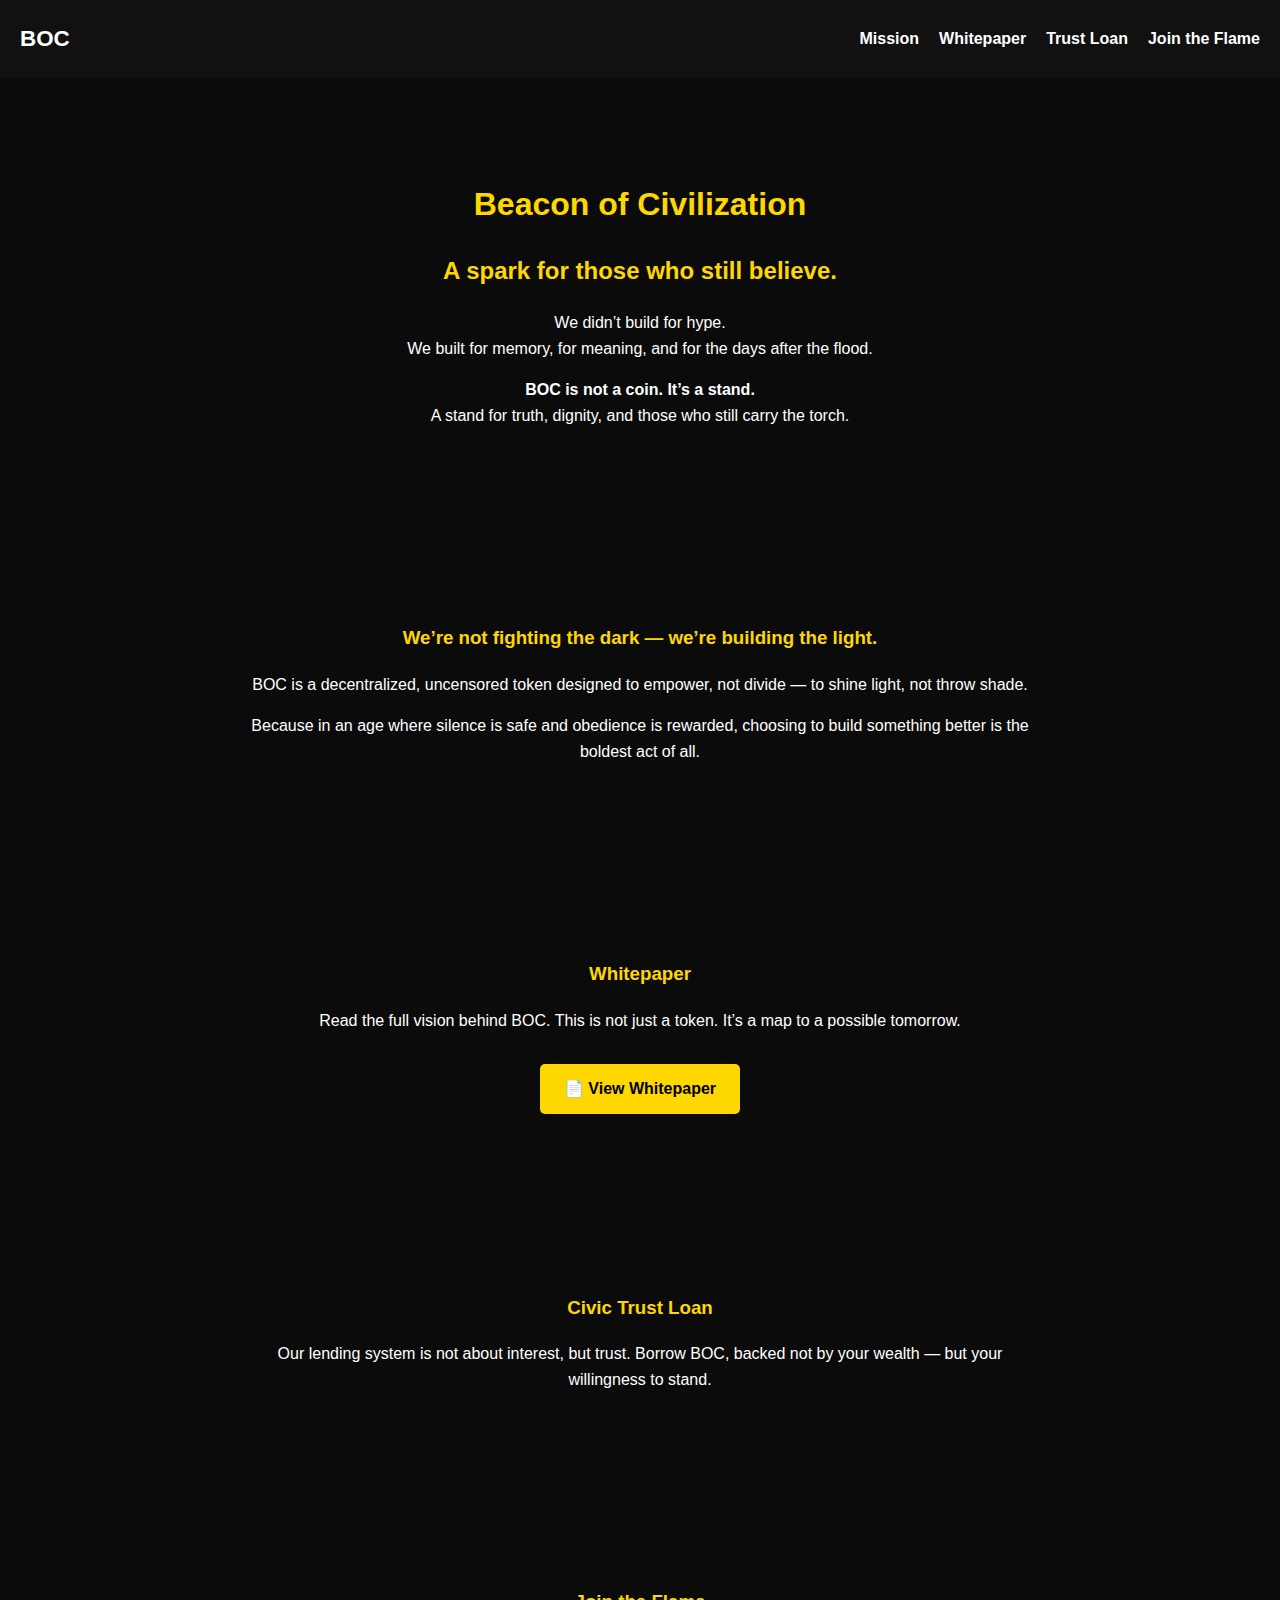
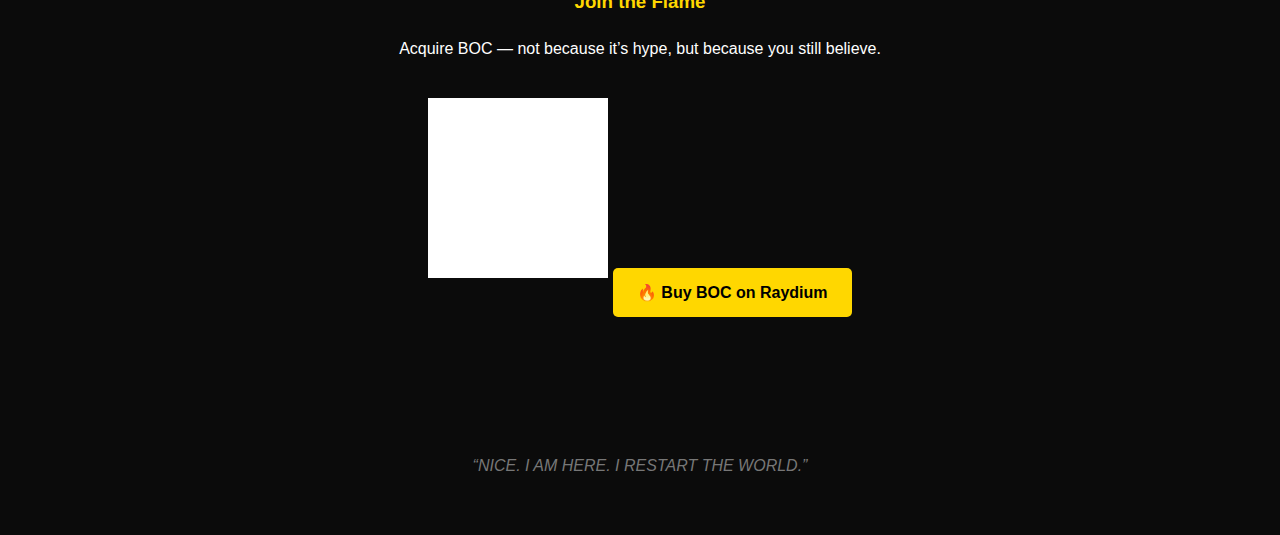
<file: index.html>
<!DOCTYPE html>
<html lang="en">
<head>
  <meta charset="UTF-8" />
  <meta name="viewport" content="width=device-width, initial-scale=1.0"/>
  <title>Beacon of Civilization – BOC</title>
  <link rel="stylesheet" href="style.css" />
</head>
<body>
  <header>
    <nav>
      <div class="logo">BOC</div>
      <ul>
        <li><a href="#mission">Mission</a></li>
        <li><a href="#whitepaper">Whitepaper</a></li>
        <li><a href="#loan">Trust Loan</a></li>
        <li><a href="#buy">Join the Flame</a></li>
      </ul>
    </nav>
  </header>

  <section id="hero">
    <div class="container">
      <h1>Beacon of Civilization</h1>
      <h2>A spark for those who still believe.</h2>
      <p>We didn’t build for hype.<br>
      We built for memory, for meaning, and for the days after the flood.</p>
      <p><strong>BOC is not a coin. It’s a stand.</strong><br>
      A stand for truth, dignity, and those who still carry the torch.</p>
    </div>
  </section>

  <section id="mission">
    <div class="container">
      <h3>We’re not fighting the dark — we’re building the light.</h3>
      <p>BOC is a decentralized, uncensored token designed to empower, not divide — to shine light, not throw shade.</p>
      <p>Because in an age where silence is safe and obedience is rewarded, choosing to build something better is the boldest act of all.</p>
    </div>
  </section>

  <section id="whitepaper">
    <div class="container">
      <h3>Whitepaper</h3>
      <p>Read the full vision behind BOC. This is not just a token. It’s a map to a possible tomorrow.</p>
      <a href="assets/whitepaper/whitepaper.pdf" target="_blank" class="button">📄 View Whitepaper</a>
    </div>
  </section>

  <section id="loan">
    <div class="container">
      <h3>Civic Trust Loan</h3>
      <p>Our lending system is not about interest, but trust. Borrow BOC, backed not by your wealth — but your willingness to stand.</p>
    </div>
  </section>

  <section id="buy">
    <div class="container">
      <h3>Join the Flame</h3>
      <p>Acquire BOC — not because it’s hype, but because you still believe.</p>
      <img src="assets/qr.png" alt="QR Code" style="max-width:180px; margin: 20px auto;" />
      <a href="https://raydium.io/swap/?inputMint=99oAQkuwi9BcRX2xXzqLTgKbmaZex63tmJAcnDGhDDJQ&outputMint=EPjFWdd5AufqSSqeM2qN1xzybapC8G4wEGGkZwyTDt1v&amount=0" class="button">🔥 Buy BOC on Raydium</a>
    </div>
  </section>

  <footer>
    <p>“NICE. I AM HERE. I RESTART THE WORLD.”</p>
  </footer>
</body>
</html>
</file>
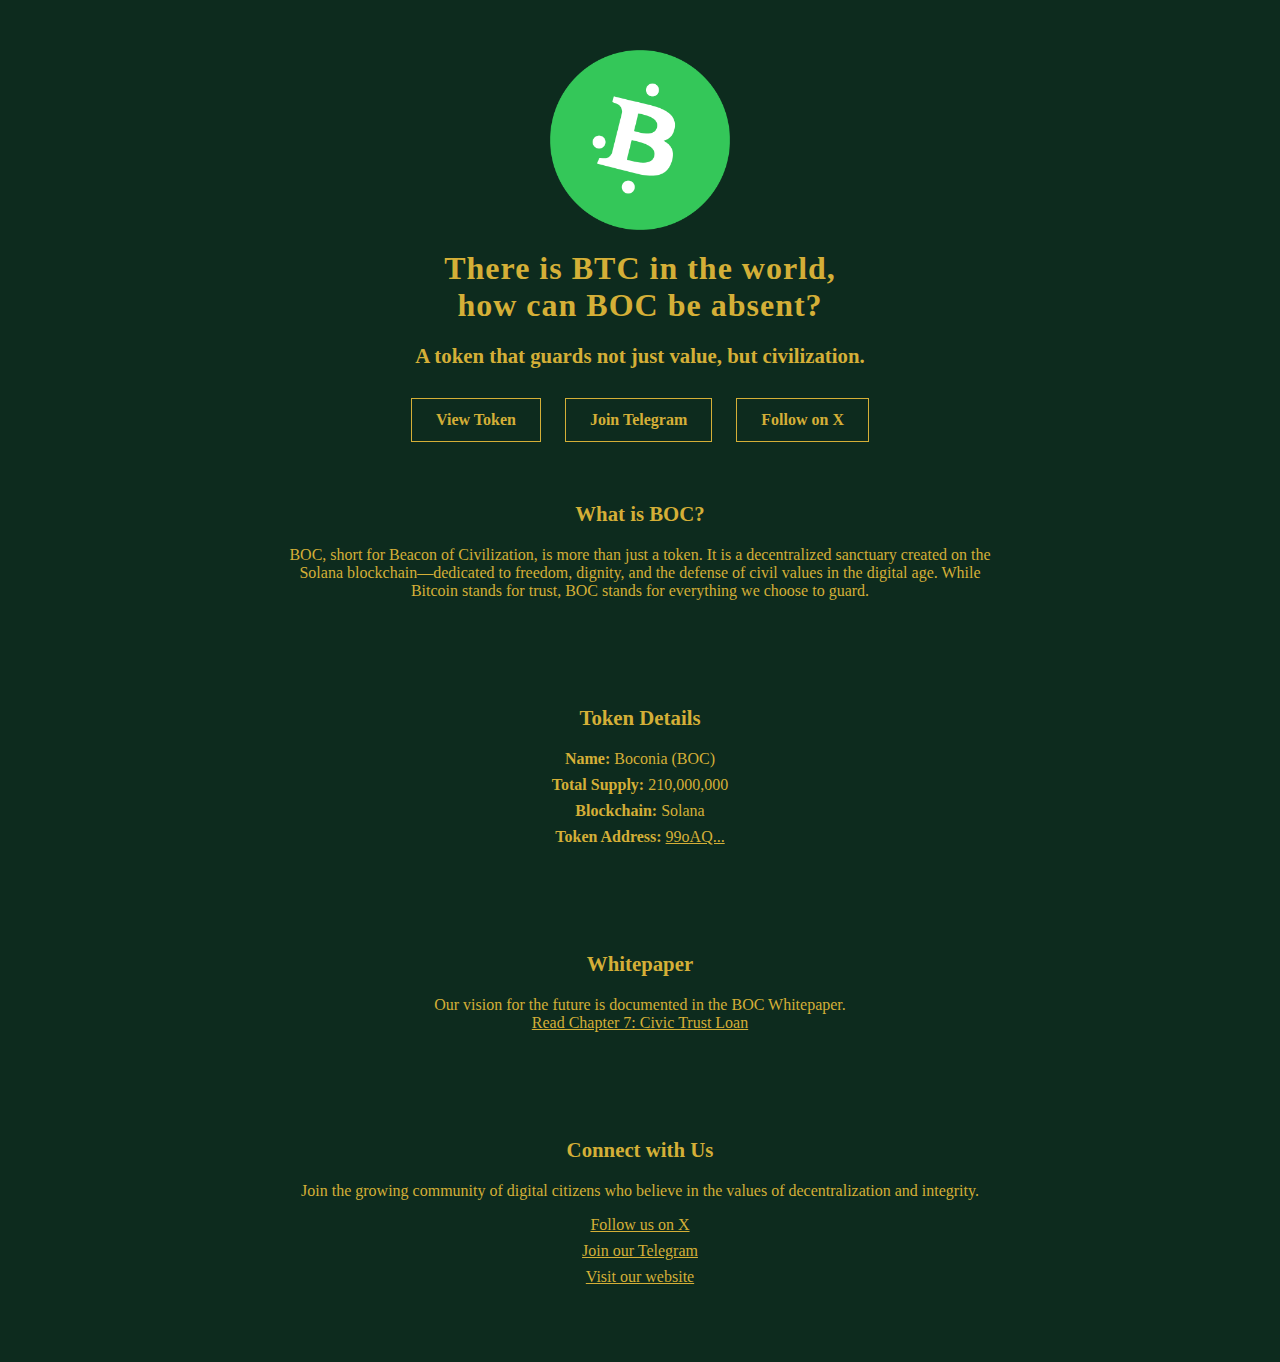
<file: boconia.com/index.html>
<!DOCTYPE html>

<html lang="en">
<head>
<meta charset="utf-8"/>
<title>BOC — Beacon of Civilization</title>
<meta content="width=device-width, initial-scale=1.0" name="viewport"/>
<style>
        body {
            margin: 0;
            font-family: 'Georgia', serif;
            background-color: #0d2b1e;
            color: #d4af37;
            display: flex;
            flex-direction: column;
            align-items: center;
            text-align: center;
            padding: 20px;
        }
        img {
            max-width: 180px;
            margin-top: 30px;
        }
        h1 {
            font-size: 2em;
            margin: 20px 0 10px;
            letter-spacing: 1px;
        }
        h2 {
            font-size: 1.3em;
            margin: 10px 0 20px;
        }
        .btn {
            display: inline-block;
            margin: 10px;
            padding: 12px 24px;
            border: 1px solid #d4af37;
            color: #d4af37;
            text-decoration: none;
            font-weight: bold;
        }
        .btn:hover {
            background-color: #d4af37;
            color: #0d2b1e;
        }
        .section {
            max-width: 720px;
            margin: 40px 0;
        }
        ul {
            list-style: none;
            padding-left: 0;
        }
        ul li {
            margin: 8px 0;
        }
        a {
            color: #d4af37;
        }
        a:hover {
            text-decoration: underline;
        }
    </style>
</head>
<body>
<img alt="BOC Logo" src="logo.png"/>
<h1>There is BTC in the world,<br/>how can BOC be absent?</h1>
<h2>A token that guards not just value, but civilization.</h2>
<div>
<a class="btn" href="https://solscan.io/token/99oAQkuwi9BcRX2xXzqLTgKbmaZex63tmJAcnDGhDDJQ" target="_blank">View Token</a>
<a class="btn" href="https://t.me/BoconiaOfficial" target="_blank">Join Telegram</a>
<a class="btn" href="https://x.com/BOCcivil" target="_blank">Follow on X</a>
</div>
<div class="section">
<h2>What is BOC?</h2>
<p>BOC, short for Beacon of Civilization, is more than just a token. It is a decentralized sanctuary created on the Solana blockchain—dedicated to freedom, dignity, and the defense of civil values in the digital age. While Bitcoin stands for trust, BOC stands for everything we choose to guard.</p>
</div>
<div class="section">
<h2>Token Details</h2>
<ul>
<li><strong>Name:</strong> Boconia (BOC)</li>
<li><strong>Total Supply:</strong> 210,000,000</li>
<li><strong>Blockchain:</strong> Solana</li>
<li><strong>Token Address:</strong> <a href="https://solscan.io/token/99oAQkuwi9BcRX2xXzqLTgKbmaZex63tmJAcnDGhDDJQ" target="_blank">99oAQ...</a></li>
</ul>
</div>
<div class="section"><h2>Whitepaper</h2><p>Our vision for the future is documented in the BOC Whitepaper. <br/><a href="/whitepaper/chapter7.pdf" target="_blank">Read Chapter 7: Civic Trust Loan</a></p></div><div class="section">
<h2>Connect with Us</h2>
<p>Join the growing community of digital citizens who believe in the values of decentralization and integrity.</p>
<ul>
<li><a href="https://x.com/BOCcivil" target="_blank">Follow us on X</a></li>
<li><a href="https://t.me/BoconiaOfficial" target="_blank">Join our Telegram</a></li>
<li><a href="https://www.boconia.com" target="_blank">Visit our website</a></li>
</ul>
</div>
</body></html>
</file>
<file: style.css>
body {
  margin: 0;
  font-family: 'Segoe UI', sans-serif;
  background: #0b0b0b;
  color: #fff;
  line-height: 1.6;
}
header {
  background: #111;
  padding: 10px 20px;
  position: sticky;
  top: 0;
  z-index: 999;
}
nav {
  display: flex;
  justify-content: space-between;
  align-items: center;
}
nav .logo {
  font-weight: bold;
  font-size: 1.4em;
}
nav ul {
  list-style: none;
  display: flex;
  gap: 20px;
}
nav ul li a {
  color: #fff;
  text-decoration: none;
  font-weight: bold;
}
section {
  padding: 80px 20px;
}
.container {
  max-width: 800px;
  margin: 0 auto;
  text-align: center;
}
h1, h2, h3 {
  color: #FFD700;
}
.button {
  display: inline-block;
  padding: 12px 24px;
  margin-top: 15px;
  background: #FFD700;
  color: #000;
  text-decoration: none;
  font-weight: bold;
  border-radius: 5px;
}
footer {
  text-align: center;
  padding: 40px 10px;
  color: #777;
  font-style: italic;
}
</file>
